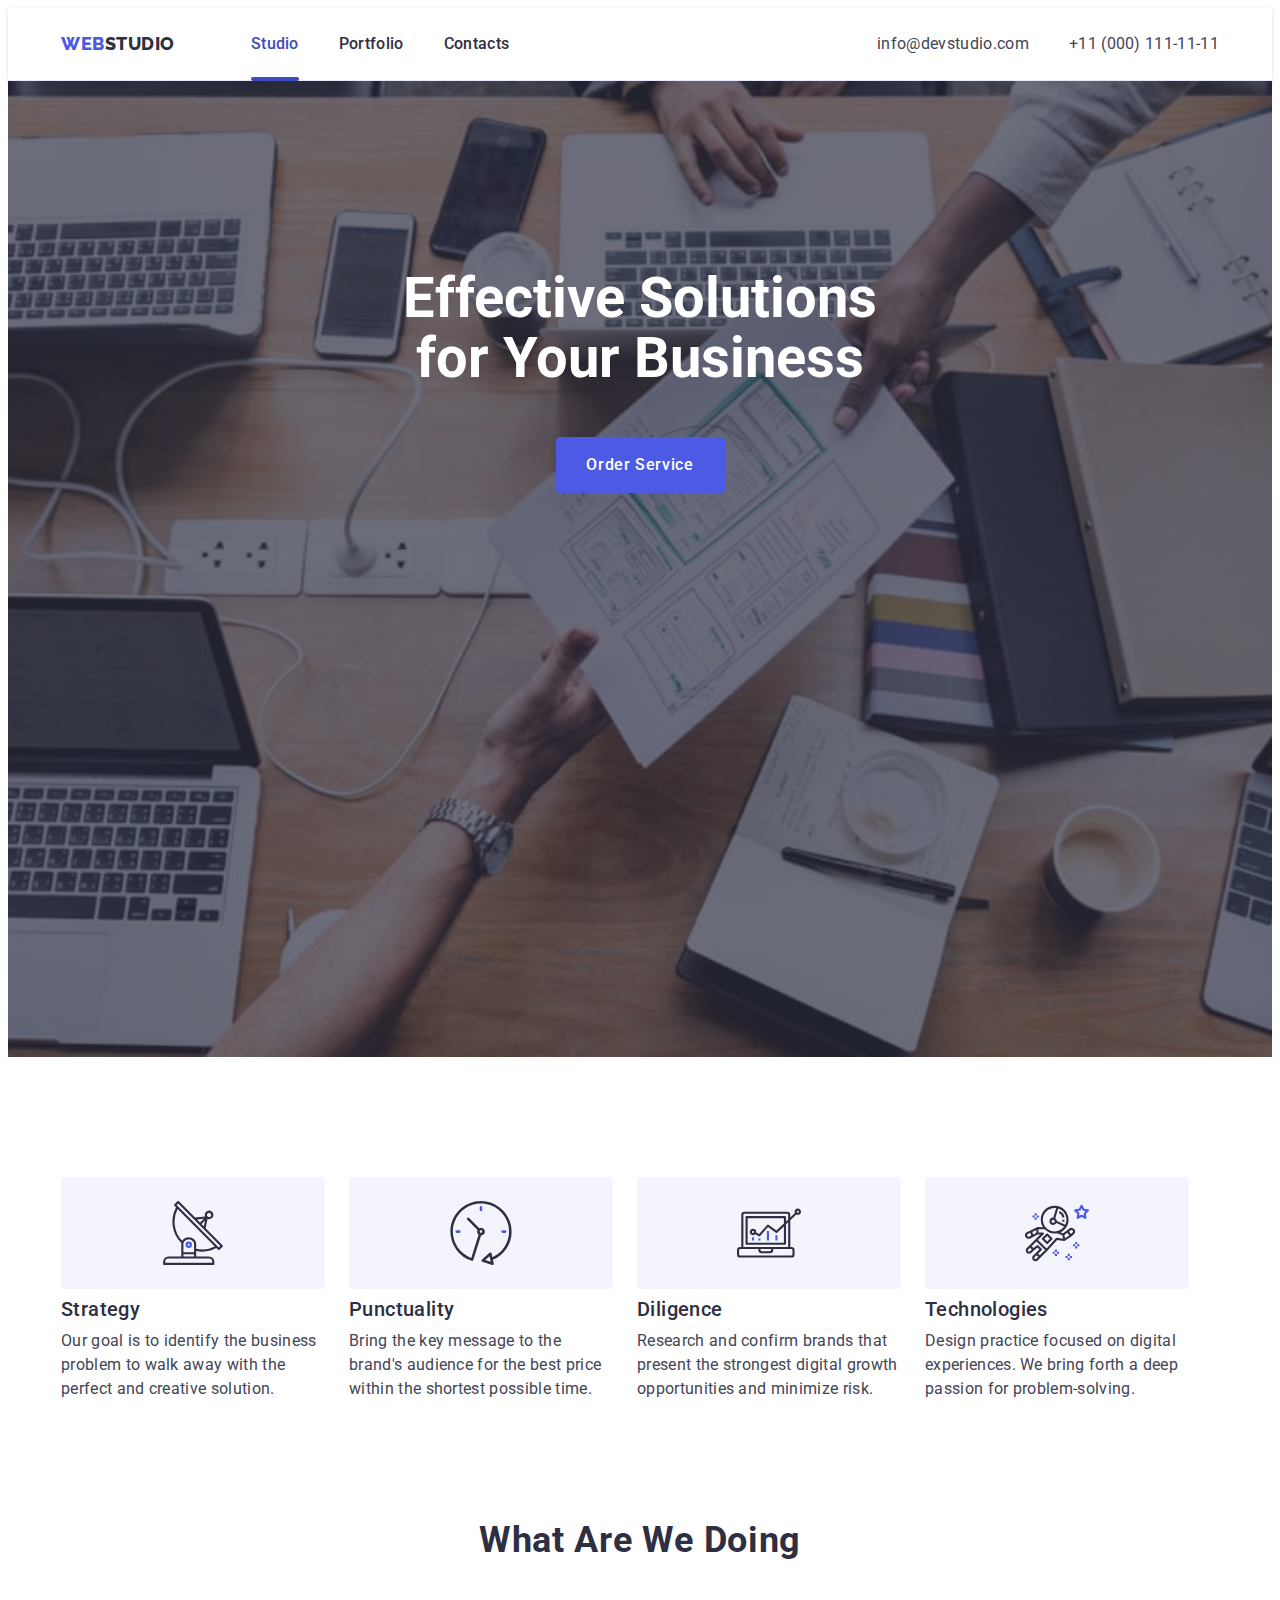
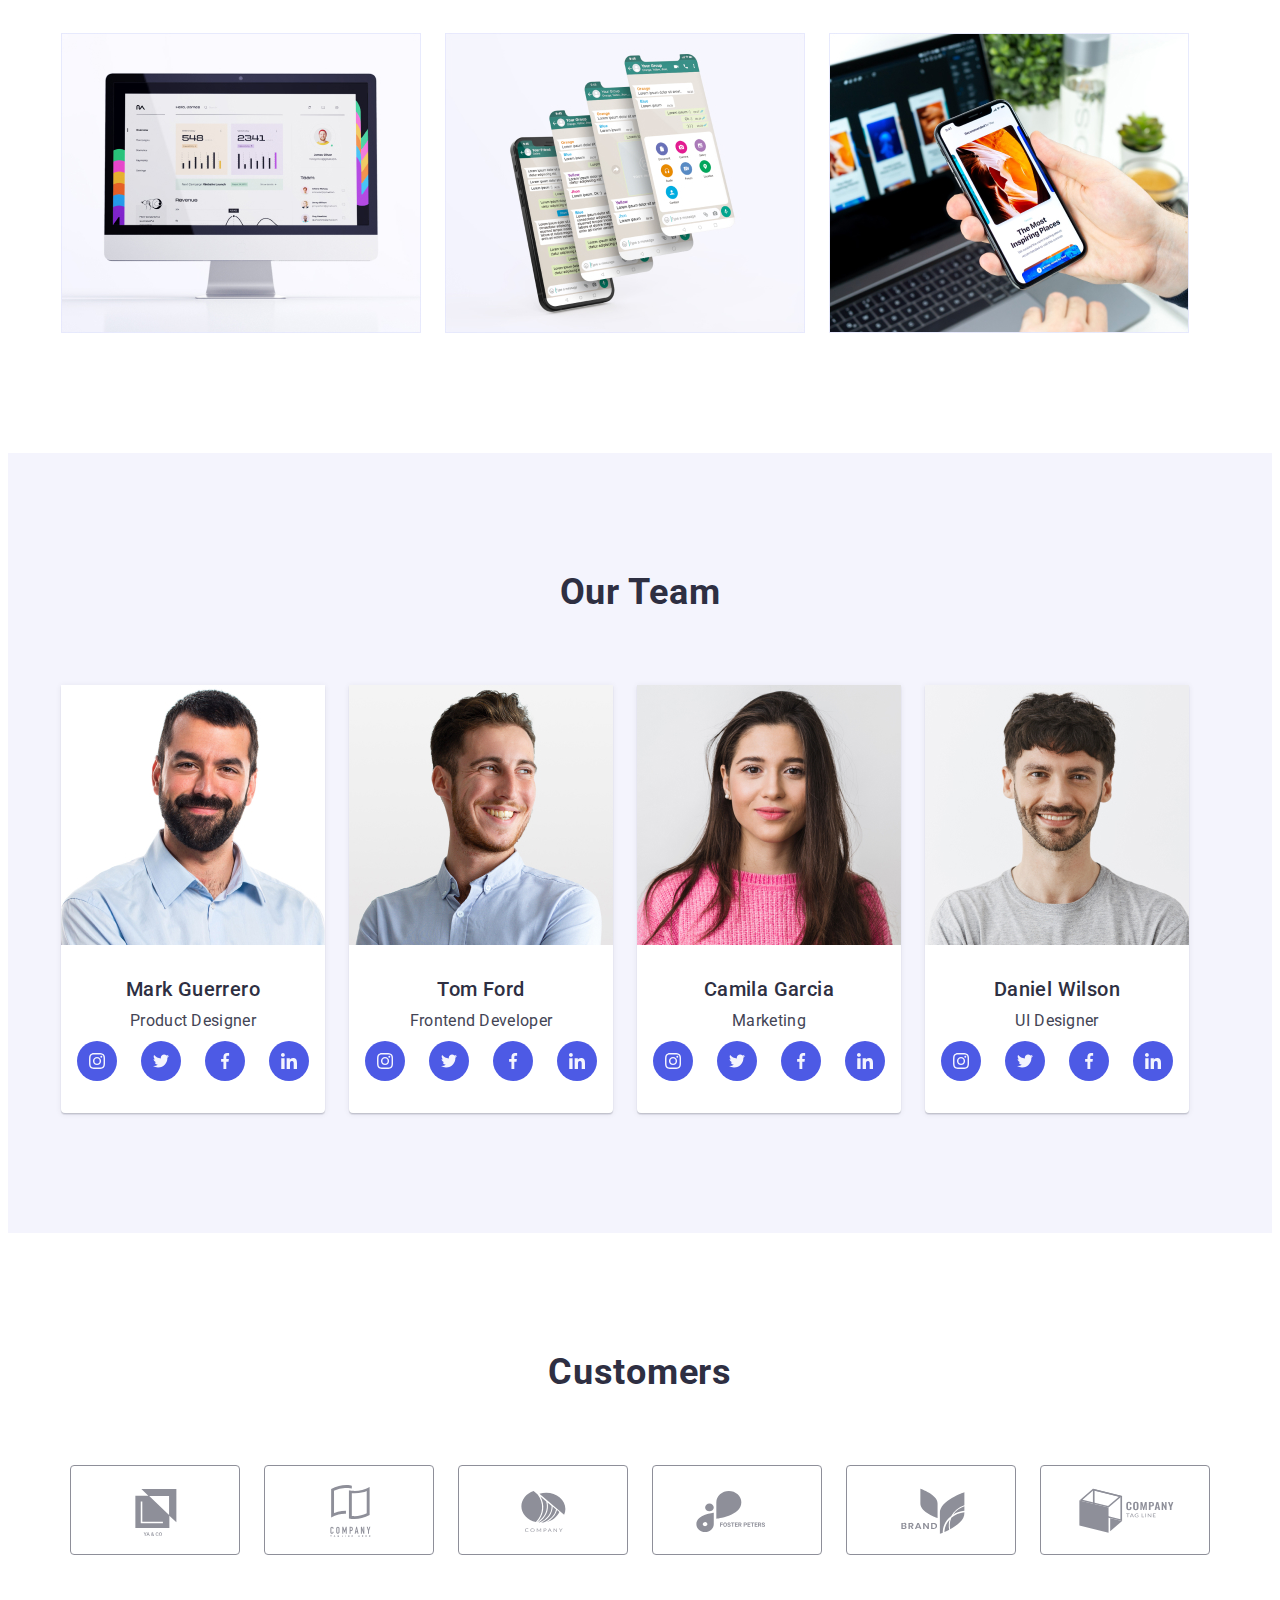
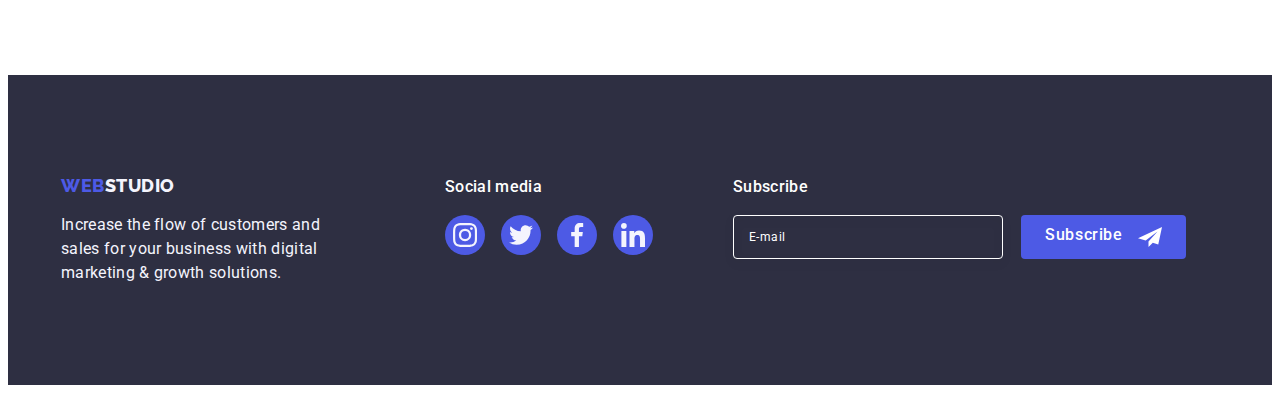
<file: index.html>
<!DOCTYPE html>
<html lang="en">
  <head>
    <meta charset="UTF-8" />
    <meta http-equiv="X-UA-Compatible" content="IE=edge" />
    <meta name="viewport" content="width=device-width, initial-scale=1.0" />
    <title>WebStudio</title>
    <link rel="preconnect" href="https://fonts.googleapis.com" />
    <link rel="preconnect" href="https://fonts.gstatic.com" crossorigin />
    <link
      href="https://fonts.googleapis.com/css2?family=Roboto:wght@400;500;700;900&display=swap"
      rel="stylesheet"
    />
    <link rel="preconnect" href="https://fonts.googleapis.com" />
    <link rel="preconnect" href="https://fonts.gstatic.com" crossorigin />
    <link
      href="https://fonts.googleapis.com/css2?family=Raleway:wght@800&display=swap"
      rel="stylesheet"
    />
    <link
      rel="stylesheet"
      href="https://cdnjs.cloudflare.com/ajax/libs/modern-normalize/1.1.0/modern-normalize.min.css"
      integrity="sha512-wpPYUAdjBVSE4KJnH1VR1HeZfpl1ub8YT/NKx4PuQ5NmX2tKuGu6U/JRp5y+Y8XG2tV+wKQpNHVUX03MfMFn9Q=="
      crossorigin="anonymous"
      referrerpolicy="no-referrer"
    />
    <link rel="stylesheet" href="./css/styles.css" />
  </head>
  <body>
    <!-- Header section -->
    <header class="header">
      <div class="header-container container">
        <nav class="nav">
          <a class="header-nav-logo link" href="./index.html"
            >Web<span class="studio-logo">Studio</span></a
          >
          <ul class="header-nav-list list">
            <li class="item">
              <a class="header-nav-link active link" href="./index.html"
                >Studio</a
              >
            </li>
            <li class="item">
              <a class="header-nav-link link" href="./portfolio.html"
                >Portfolio</a
              >
            </li>
            <li class="item">
              <a class="header-nav-link link" href="">Contacts</a>
            </li>
          </ul>
        </nav>
        <address class="header-address">
          <ul class="header-address-list list">
            <li class="contact-item">
              <a class="contacts link" href="mailto:info@devstudio.com"
                >info@devstudio.com</a
              >
            </li>
            <li class="header-address-item">
              <a class="contacts link" href="tel:+110001111111"
                >+11 (000) 111-11-11</a
              >
            </li>
          </ul>
        </address>
      </div>
    </header>
    <main>
      <!-- Hero section -->
      <section class="hero-section">
        <div class="hero-container container">
          <h1 class="hero-title">Effective Solutions for Your Business</h1>
          <button class="hero-btn" type="button" data-modal-open>
            Order Service
          </button>
        </div>
      </section>

      <!-- Feature section -->
      <section class="feature-section section">
        <div class="container">
          <h2 class="visually-hidden">Feature</h2>
          <ul class="feature-list list">
            <li class="feature-list-item">
              <div class="icon-features-field">
                <svg class="icon-features" width="64" height="64">
                  <use href="./images/icons.svg#antenna"></use>
                </svg>
              </div>
              <h3 class="feature-subtitle">Strategy</h3>
              <p class="feature-desc">
                Our goal is to identify the business problem to walk away with
                the perfect and creative solution.
              </p>
            </li>
            <li class="feature-list-item">
              <div class="icon-features-field">
                <svg class="icon-features" width="64" height="64">
                  <use href="./images/icons.svg#clock"></use>
                </svg>
              </div>
              <h3 class="feature-subtitle">Punctuality</h3>
              <p class="feature-desc">
                Bring the key message to the brand's audience for the best price
                within the shortest possible time.
              </p>
            </li>
            <li class="feature-list-item">
              <div class="icon-features-field">
                <svg class="icon-features" width="64" height="64">
                  <use href="./images/icons.svg#diagram"></use>
                </svg>
              </div>
              <h3 class="feature-subtitle">Diligence</h3>
              <p class="feature-desc">
                Research and confirm brands that present the strongest digital
                growth opportunities and minimize risk.
              </p>
            </li>
            <li class="feature-list-item">
              <div class="icon-features-field">
                <svg class="icon-features" width="64" height="64">
                  <use href="./images/icons.svg#astronaut"></use>
                </svg>
              </div>
              <h3 class="feature-subtitle">Technologies</h3>
              <p class="feature-desc">
                Design practice focused on digital experiences. We bring forth a
                deep passion for problem-solving.
              </p>
            </li>
          </ul>
        </div>
      </section>
      <!-- What are we doing section -->
      <section class="services-section section">
        <div class="container">
          <h2 class="services-title">What are we doing</h2>
          <ul class="services-list list">
            <li class="services-list-item">
              <img
                class="services-img"
                src="./images/services/img-1.jpg"
                alt="computer"
                width="360"
                height="300"
              />
            </li>
            <li class="services-list-item">
              <img
                class="services-img"
                src="./images/services/img-2.jpg"
                alt="telephones"
                width="360"
                height="300"
              />
            </li>
            <li class="services-list-item">
              <img
                class="services-img"
                src="./images/services/img-3.jpg"
                alt="laptop"
                width="360"
                height="300"
              />
            </li>
          </ul>
        </div>
      </section>
      <!-- Team section -->
      <section class="team-section">
        <div class="container">
          <h2 class="team-title">Our Team</h2>
          <ul class="team-list list">
            <li class="team-item">
              <img
                class="team-img"
                src="./images/team/img1.jpg"
                alt="photo of a team member"
                width="264"
                height="260"
              />
              <div class="people-desc">
                <h3 class="team-subtitle">Mark Guerrero</h3>
                <p class="team-position">Product Designer</p>
                <ul class="social list">
                  <li class="social-item">
                    <a
                      class="social-link link"
                      href=""
                      target="_blank"
                      rel="noopener no-referrer"
                      aria-label="Instagram icon"
                    >
                      <svg class="social-icon" width="16" height="16">
                        <use href="./images/icons.svg#instagram"></use>
                      </svg>
                    </a>
                  </li>
                  <li class="social-item">
                    <a
                      class="social-link link"
                      href=""
                      target="_blank"
                      rel="noopener no-referrer"
                      aria-label="Twitter icon"
                    >
                      <svg class="social-icon" width="16" height="16">
                        <use href="./images/icons.svg#twitter"></use>
                      </svg>
                    </a>
                  </li>
                  <li class="social-item">
                    <a
                      class="social-link link"
                      href=""
                      target="_blank"
                      rel="noopener no-referrer"
                      aria-label="Facebook icon"
                    >
                      <svg class="social-icon" width="16" height="16">
                        <use href="./images/icons.svg#facebook"></use>
                      </svg>
                    </a>
                  </li>
                  <li class="social-item">
                    <a
                      class="social-link link"
                      href=""
                      target="_blank"
                      rel="noopener no-referrer"
                      aria-label="Linkedin icon"
                    >
                      <svg class="social-icon" width="16" height="16">
                        <use href="./images/icons.svg#linkedin"></use>
                      </svg>
                    </a>
                  </li>
                </ul>
              </div>
            </li>
            <li class="team-item">
              <img
                class="team-img"
                src="./images/team/img2.jpg"
                alt="photo of a team member"
                width="264"
                height="260"
              />
              <div class="people-desc">
                <h3 class="team-subtitle">Tom Ford</h3>
                <p class="team-position">Frontend Developer</p>
                <ul class="social list">
                  <li class="social-item">
                    <a
                      class="social-link link"
                      href=""
                      target="_blank"
                      rel="noopener no-referrer"
                      aria-label="Instagram icon"
                    >
                      <svg class="social-icon" width="16" height="16">
                        <use href="./images/icons.svg#instagram"></use>
                      </svg>
                    </a>
                  </li>
                  <li class="social-item">
                    <a
                      class="social-link link"
                      href=""
                      target="_blank"
                      rel="noopener no-referrer"
                      aria-label="Twitter icon"
                    >
                      <svg class="social-icon" width="16" height="16">
                        <use href="./images/icons.svg#twitter"></use>
                      </svg>
                    </a>
                  </li>
                  <li class="social-item">
                    <a
                      class="social-link link"
                      href=""
                      target="_blank"
                      rel="noopener no-referrer"
                      aria-label="Facebook icon"
                    >
                      <svg class="social-icon" width="16" height="16">
                        <use href="./images/icons.svg#facebook"></use>
                      </svg>
                    </a>
                  </li>
                  <li class="social-item">
                    <a
                      class="social-link link"
                      href=""
                      target="_blank"
                      rel="noopener no-referrer"
                      aria-label="Linkedin icon"
                    >
                      <svg class="social-icon" width="16" height="16">
                        <use href="./images/icons.svg#linkedin"></use>
                      </svg>
                    </a>
                  </li>
                </ul>
              </div>
            </li>
            <li class="team-item">
              <img
                class="team-img"
                src="./images/team/img3.jpg"
                alt="photo of a team member"
                width="264"
                height="260"
              />
              <div class="people-desc">
                <h3 class="team-subtitle">Camila Garcia</h3>
                <p class="team-position">Marketing</p>
                <ul class="social list">
                  <li class="social-item">
                    <a
                      class="social-link link"
                      href=""
                      target="_blank"
                      rel="noopener no-referrer"
                      aria-label="Instagram icon"
                    >
                      <svg class="social-icon" width="16" height="16">
                        <use href="./images/icons.svg#instagram"></use>
                      </svg>
                    </a>
                  </li>
                  <li class="social-item">
                    <a
                      class="social-link link"
                      href=""
                      target="_blank"
                      rel="noopener no-referrer"
                      aria-label="Twitter icon"
                    >
                      <svg class="social-icon" width="16" height="16">
                        <use href="./images/icons.svg#twitter"></use>
                      </svg>
                    </a>
                  </li>
                  <li class="social-item">
                    <a
                      class="social-link link"
                      href=""
                      target="_blank"
                      rel="noopener no-referrer"
                      aria-label="Facebook icon"
                    >
                      <svg class="social-icon" width="16" height="16">
                        <use href="./images/icons.svg#facebook"></use>
                      </svg>
                    </a>
                  </li>
                  <li class="social-item">
                    <a
                      class="social-link link"
                      href=""
                      target="_blank"
                      rel="noopener no-referrer"
                      aria-label="Linkedin icon"
                    >
                      <svg class="social-icon" width="16" height="16">
                        <use href="./images/icons.svg#linkedin"></use>
                      </svg>
                    </a>
                  </li>
                </ul>
              </div>
            </li>
            <li class="team-item">
              <img
                class="team-img"
                src="./images/team/img4.jpg"
                alt="photo of a team member"
                width="264"
                height="260"
              />
              <div class="people-desc">
                <h3 class="team-subtitle">Daniel Wilson</h3>
                <p class="team-position">UI Designer</p>
                <ul class="social list">
                  <li class="social-item">
                    <a
                      class="social-link link"
                      href=""
                      target="_blank"
                      rel="noopener no-referrer"
                      aria-label="Instagram icon"
                    >
                      <svg class="social-icon" width="16" height="16">
                        <use href="./images/icons.svg#instagram"></use>
                      </svg>
                    </a>
                  </li>
                  <li class="social-item">
                    <a
                      class="social-link link"
                      href=""
                      target="_blank"
                      rel="noopener no-referrer"
                      aria-label="Twitter icon"
                    >
                      <svg class="social-icon" width="16" height="16">
                        <use href="./images/icons.svg#twitter"></use>
                      </svg>
                    </a>
                  </li>
                  <li class="social-item">
                    <a
                      class="social-link link"
                      href=""
                      target="_blank"
                      rel="noopener no-referrer"
                      aria-label="Facebook icon"
                    >
                      <svg class="social-icon" width="16" height="16">
                        <use href="./images/icons.svg#facebook"></use>
                      </svg>
                    </a>
                  </li>
                  <li class="social-item">
                    <a
                      class="social-link link"
                      href=""
                      target="_blank"
                      rel="noopener no-referrer"
                      aria-label="Linkedin icon"
                    >
                      <svg class="social-icon" width="16" height="16">
                        <use href="./images/icons.svg#linkedin"></use>
                      </svg>
                    </a>
                  </li>
                </ul>
              </div>
            </li>
          </ul>
        </div>
      </section>

      <!-- Customers -->
      <section class="customers-section">
        <div class="container">
          <h2 class="customers-title">Customers</h2>
          <ul class="company-icons list">
            <li class="company-icons-item">
              <a
                class="company-icons-link link"
                href=""
                target="_blank"
                rel="noopener no-referrer"
                aria-label="Logo icon"
              >
                <svg class="logo" width="104" height="56">
                  <use href="./images/icons.svg#logo"></use>
                </svg>
              </a>
            </li>
            <li class="company-icons-item">
              <a
                class="company-icons-link link"
                href=""
                target="_blank"
                rel="noopener no-referrer"
                aria-label="Logo-1 icon"
              >
                <svg class="logo" width="104" height="56">
                  <use href="./images/icons.svg#logo-1"></use>
                </svg>
              </a>
            </li>
            <li class="company-icons-item">
              <a
                class="company-icons-link link"
                href=""
                target="_blank"
                rel="noopener no-referrer"
                aria-label="Logo-2 icon"
              >
                <svg class="logo" width="104" height="56">
                  <use href="./images/icons.svg#logo-2"></use>
                </svg>
              </a>
            </li>
            <li class="company-icons-item">
              <a
                class="company-icons-link link"
                href=""
                target="_blank"
                rel="noopener no-referrer"
                aria-label="Logo-3 icon"
              >
                <svg class="logo" width="104" height="56">
                  <use href="./images/icons.svg#logo-3"></use>
                </svg>
              </a>
            </li>
            <li class="company-icons-item">
              <a
                class="company-icons-link link"
                href=""
                target="_blank"
                rel="noopener no-referrer"
                aria-label="Logo-4 icon"
              >
                <svg class="logo" width="104" height="56">
                  <use href="./images/icons.svg#logo-4"></use>
                </svg>
              </a>
            </li>
            <li class="company-icons-item">
              <a
                class="company-icons-link link"
                href=""
                target="_blank"
                rel="noopener no-referrer"
                aria-label="Logo-5 icon"
              >
                <svg class="logo" width="104" height="56">
                  <use href="./images/icons.svg#logo-5"></use>
                </svg>
              </a>
            </li>
          </ul>
        </div>
      </section>
    </main>
    <!-- Footer section -->
    <footer class="footer">
      <div class="footer-container container">
        <div class="footer-flex">
          <a class="header-nav-logo footer-nav-logo link" href="./index.html"
            >Web<span class="studio-footer-logo">Studio</span></a
          >
          <p class="footer-text">
            Increase the flow of customers and sales for your business with
            digital marketing & growth solutions.
          </p>
        </div>
        <div class="footer-social">
          <p class="social-media">Social media</p>
          <ul class="footer-social-list list">
            <li class="footer-social-item">
              <a href="" class="footer-social-link link">
                <svg class="footer-social-icon" width="24" height="24">
                  <use href="./images/icons.svg#instagram"></use>
                </svg>
              </a>
            </li>
            <li class="footer-social-item">
              <a href="" class="footer-social-link link">
                <svg class="footer-social-icon" width="24" height="24">
                  <use href="./images/icons.svg#twitter"></use>
                </svg>
              </a>
            </li>
            <li class="footer-social-item">
              <a href="" class="footer-social-link link">
                <svg class="footer-social-icon" width="24" height="24">
                  <use href="./images/icons.svg#facebook"></use>
                </svg>
              </a>
            </li>
            <li class="footer-social-item">
              <a href="" class="footer-social-link link">
                <svg class="footer-social-icon" width="24" height="24">
                  <use href="./images/icons.svg#linkedin"></use>
                </svg>
              </a>
            </li>
          </ul>
        </div>
        <form class="footer-subscr">
          <p class="text-subscr">Subscribe</p>
          <div class="footer-wrapper">
            <label class="footer-label" for="footer_email">
              <input
                class="footer-input"
                type="email"
                name="footer_email"
                id="footer_email"
                placeholder=" "
              />
              <span class="footer-subscr-text">E-mail</span>
            </label>

            <button class="subscr-btn" type="submit">
              <p class="subscr-btn-title">Subscribe</p>
              <svg class="footer-subscr-icon" width="24" height="24">
                <use href="./images/icons.svg#airplane"></use>
              </svg>
            </button>
          </div>
        </form>
      </div>
    </footer>
    <!-- Modal window -->
    <div class="backdrop is-hidden" data-modal>
      <div class="modal">
        <button class="modal-close-btn" type="button" data-modal-close>
          <svg class="modal-close-icon" width="8" height="8">
            <use href="./images/icons.svg#close-icon"></use>
          </svg>
        </button>
        <strong class="modal-title"
          >Leave your contacts and we will call you back</strong
        >
        <form class="modal-form" name="modal_form">
          <label class="modal-form-lable" for="modal_name">Name</label>
          <div class="form-wrapper">
            <input
              class="form-field"
              type="text"
              name="modal_name"
              id="modal_name"
            />
            <svg class="form-icon" width="18" height="24">
              <use href="./images/icons.svg#person"></use>
            </svg>
          </div>
          <label class="modal-form-lable" for="modal_phone">Phone</label>
          <div class="form-wrapper">
            <input
              class="form-field"
              type="tel"
              name="modal_phone"
              id="modal_phone"
            />
            <svg class="form-icon" width="18" height="24">
              <use href="./images/icons.svg#phone"></use>
            </svg>
          </div>
          <label class="modal-form-lable" for="modal_email">Email</label>
          <div class="form-wrapper">
            <input
              class="form-field"
              type="email"
              name="modal_email"
              id="modal_email"
            />
            <svg class="form-icon" width="18" height="24">
              <use href="./images/icons.svg#email"></use>
            </svg>
          </div>

          <label class="modal-form-lable" for="modal_comment">Comment</label>
          <textarea
            class="form-comment"
            name="modal_comment"
            id="modal_comment"
            rows="5"
            placeholder="Text input"
          ></textarea>
          <label class="form-agreement">
            <input class="form-check-input" type="checkbox" name="" id="" />
            <span class="form-agreement-text"
              >I accept the terms and conditions of the
              <a class="form-agreement-link" href="">Privacy Policy</a></span
            >
          </label>
          <button class="form-btn" type="submit">Send</button>
        </form>
      </div>
    </div>
    <script src="js/modal.js"></script>
  </body>
</html>
</file>
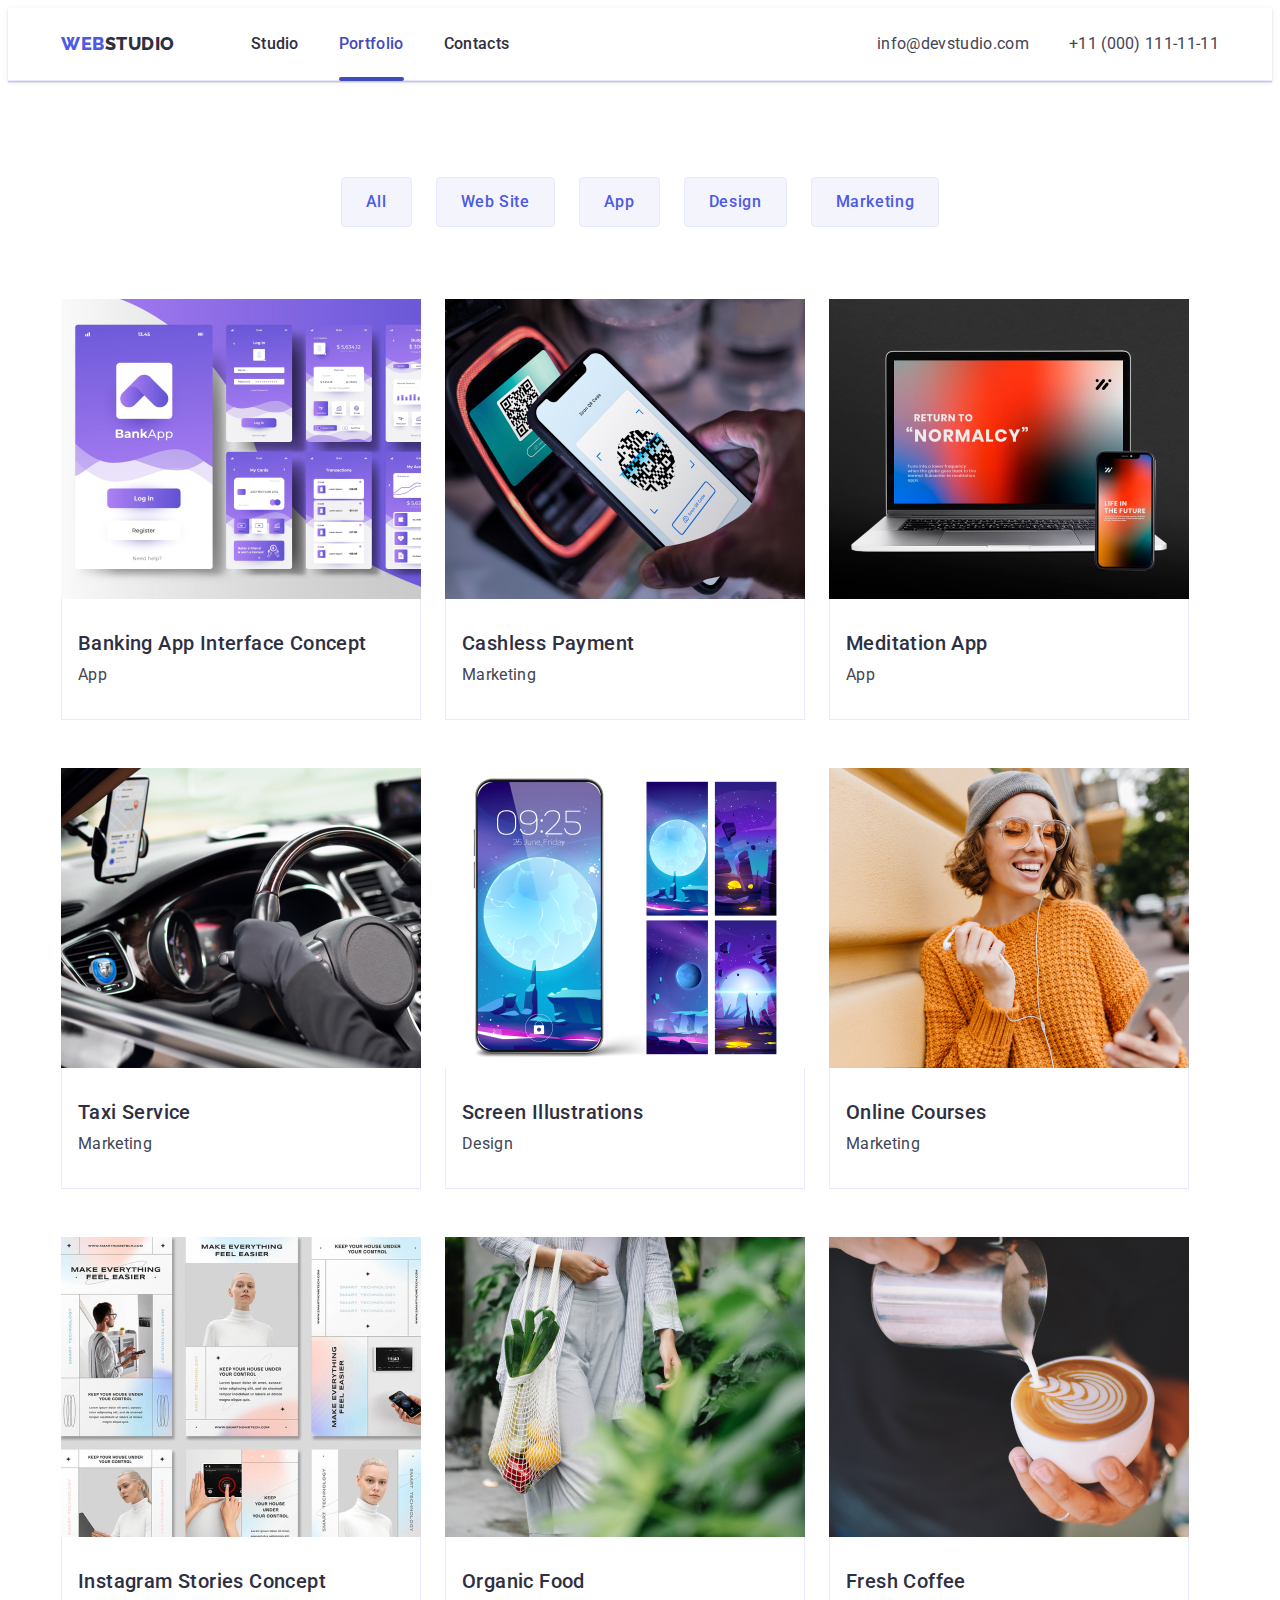
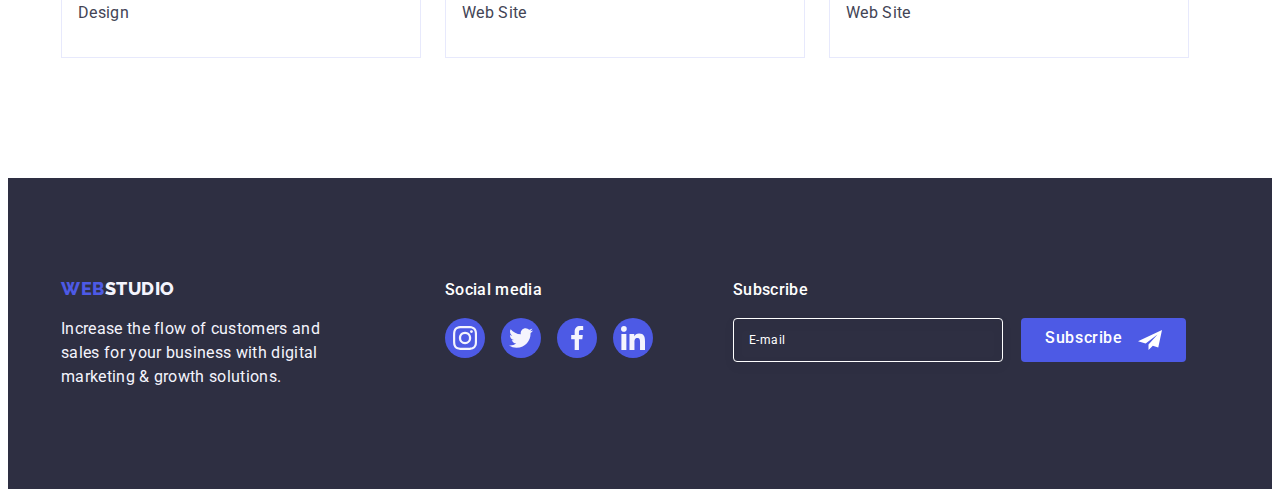
<file: portfolio.html>
<!DOCTYPE html>
<html lang="en">
  <head>
    <meta charset="UTF-8" />
    <meta http-equiv="X-UA-Compatible" content="IE=edge" />
    <meta name="viewport" content="width=device-width, initial-scale=1.0" />
    <title>Portfolio</title>
    <!-- Fonts -->
    <link rel="preconnect" href="https://fonts.googleapis.com" />
    <link rel="preconnect" href="https://fonts.gstatic.com" crossorigin />
    <link
      href="https://fonts.googleapis.com/css2?family=Roboto:wght@400;500;700;900&display=swap"
      rel="stylesheet"
    />
    <link rel="preconnect" href="https://fonts.googleapis.com" />
    <link rel="preconnect" href="https://fonts.gstatic.com" crossorigin />
    <link
      href="https://fonts.googleapis.com/css2?family=Raleway:wght@800&display=swap"
      rel="stylesheet"
    />
    <link
      rel="stylesheet"
      href="https://cdnjs.cloudflare.com/ajax/libs/modern-normalize/1.1.0/modern-normalize.min.css"
      integrity="sha512-wpPYUAdjBVSE4KJnH1VR1HeZfpl1ub8YT/NKx4PuQ5NmX2tKuGu6U/JRp5y+Y8XG2tV+wKQpNHVUX03MfMFn9Q=="
      crossorigin="anonymous"
      referrerpolicy="no-referrer"
    />
    <link rel="stylesheet" href="./css/styles.css" />
  </head>
  <body>
    <!-- Header section -->
    <header class="header">
      <div class="header-container container">
        <nav class="nav">
          <a class="header-nav-logo link" href="./index.html"
            >Web<span class="studio-logo">Studio</span></a
          >
          <ul class="header-nav-list list">
            <li class="item">
              <a class="header-nav-link link" href="./index.html">Studio</a>
            </li>
            <li class="item">
              <a class="header-nav-link active link" href="./portfolio.html"
                >Portfolio</a
              >
            </li>
            <li class="item">
              <a class="header-nav-link link" href="">Contacts</a>
            </li>
          </ul>
        </nav>
        <address class="header-address">
          <ul class="header-address-list list">
            <li class="contact-item">
              <a class="contacts link" href="mailto:info@devstudio.com"
                >info@devstudio.com</a
              >
            </li>
            <li class="contact-item">
              <a class="contacts link" href="tel:+110001111111"
                >+11 (000) 111-11-11</a
              >
            </li>
          </ul>
        </address>
      </div>
    </header>
    <main>
      <!-- Filters section -->
      <section class="filters-section">
        <div class="container">
          <h1 hidden class="visually-hidden filter">Filters button</h1>
          <ul class="filter-list list">
            <li class="menu-list-item">
              <button type="button" class="filter-btn">All</button>
            </li>
            <li class="menu-list-item">
              <button type="button" class="filter-btn">Web Site</button>
            </li>
            <li class="menu-list-item">
              <button type="button" class="filter-btn">App</button>
            </li>
            <li class="menu-list-item">
              <button type="button" class="filter-btn">Design</button>
            </li>
            <li class="menu-list-item">
              <button type="button" class="filter-btn">Marketing</button>
            </li>
          </ul>
          <!-- Examples of work -->
          <ul class="card-set list">
            <li class="card-set-item img-list">
              <a href="" class="card-link link">
                <div class="portfolio-thumb">
                  <img
                    class="portfolio-img"
                    src="./images/portfolio/img-1.jpg"
                    alt="banking app"
                    width="360"
                    height="300"
                  />
                  <p class="overlay-text">
                    14 Stylish and User-Friendly App Design Concepts · Task
                    Manager App · Calorie Tracker App · Exotic Fruit Ecommerce
                    App · Cloud Storage App
                  </p>
                </div>
                <div class="portfolio-card-container">
                  <h2 class="img-subtitle">Banking App Interface Concept</h2>
                  <p class="img-desc">App</p>
                </div>
              </a>
            </li>
            <li class="card-set-item img-list">
              <a href="" class="card-link link">
                <div class="portfolio-thumb">
                  <img
                    class="portfolio-img"
                    src="./images/portfolio/img-2.jpg"
                    alt="phone"
                    width="360"
                    height="300"
                  />

                  <p class="overlay-text">
                    14 Stylish and User-Friendly App Design Concepts · Task
                    Manager App · Calorie Tracker App · Exotic Fruit Ecommerce
                    App · Cloud Storage App
                  </p>
                </div>
                <div class="portfolio-card-container">
                  <h2 class="img-subtitle">Cashless Payment</h2>
                  <p class="img-desc">Marketing</p>
                </div>
              </a>
            </li>
            <li class="card-set-item card-set-item img-list">
              <a href="" class="card-link link">
                <div class="portfolio-thumb">
                  <img
                    class="portfolio-img"
                    src="./images/portfolio/img-3.jpg"
                    alt="laptop"
                    width="360"
                    height="300"
                  />

                  <p class="overlay-text">
                    14 Stylish and User-Friendly App Design Concepts · Task
                    Manager App · Calorie Tracker App · Exotic Fruit Ecommerce
                    App · Cloud Storage App
                  </p>
                </div>
                <div class="portfolio-card-container">
                  <h2 class="img-subtitle">Meditation App</h2>
                  <p class="img-desc">App</p>
                </div>
              </a>
            </li>
            <li class="card-set-item card-set-item img-list">
              <a href="" class="card-link link">
                <div class="portfolio-thumb">
                  <img
                    class="portfolio-img"
                    src="./images/portfolio/img-4.jpg"
                    alt="steering wheel"
                    width="360"
                    height="300"
                  />

                  <p class="overlay-text">
                    14 Stylish and User-Friendly App Design Concepts · Task
                    Manager App · Calorie Tracker App · Exotic Fruit Ecommerce
                    App · Cloud Storage App
                  </p>
                </div>
                <div class="portfolio-card-container">
                  <h2 class="img-subtitle">Taxi Service</h2>
                  <p class="img-desc">Marketing</p>
                </div>
              </a>
            </li>
            <li class="card-set-item img-list">
              <a href="" class="card-link link">
                <div class="portfolio-thumb">
                  <img
                    class="portfolio-img"
                    src="./images/portfolio/img-5.jpg"
                    alt="theme on phone"
                    width="360"
                    height="300"
                  />

                  <p class="overlay-text">
                    14 Stylish and User-Friendly App Design Concepts · Task
                    Manager App · Calorie Tracker App · Exotic Fruit Ecommerce
                    App · Cloud Storage App
                  </p>
                </div>
                <div class="portfolio-card-container">
                  <h2 class="img-subtitle">Screen Illustrations</h2>
                  <p class="img-desc">Design</p>
                </div>
              </a>
            </li>
            <li class="card-set-item img-list">
              <a href="" class="card-link link">
                <div class="portfolio-thumb">
                  <img
                    class="portfolio-img"
                    src="./images/portfolio/img-6.jpg"
                    alt="girl"
                    width="360"
                    height="300"
                  />

                  <p class="overlay-text">
                    14 Stylish and User-Friendly App Design Concepts · Task
                    Manager App · Calorie Tracker App · Exotic Fruit Ecommerce
                    App · Cloud Storage App
                  </p>
                </div>
                <div class="portfolio-card-container">
                  <h2 class="img-subtitle">Online Courses</h2>
                  <p class="img-desc">Marketing</p>
                </div>
              </a>
            </li>
            <li class="card-set-item img-list">
              <a href="" class="card-link link">
                <div class="portfolio-thumb">
                  <img
                    class="portfolio-img"
                    src="./images/portfolio/img-7.jpg"
                    alt="layout"
                    width="360"
                    height="300"
                  />

                  <p class="overlay-text">
                    14 Stylish and User-Friendly App Design Concepts · Task
                    Manager App · Calorie Tracker App · Exotic Fruit Ecommerce
                    App · Cloud Storage App
                  </p>
                </div>
                <div class="portfolio-card-container">
                  <h2 class="img-subtitle">Instagram Stories Concept</h2>
                  <p class="img-desc">Design</p>
                </div>
              </a>
            </li>
            <li class="card-set-item img-list">
              <a href="" class="card-link link">
                <div class="portfolio-thumb">
                  <img
                    class="portfolio-img"
                    src="./images/portfolio/img-8.jpg"
                    alt="fruit bag"
                    width="360"
                    height="300"
                  />

                  <p class="overlay-text">
                    14 Stylish and User-Friendly App Design Concepts · Task
                    Manager App · Calorie Tracker App · Exotic Fruit Ecommerce
                    App · Cloud Storage App
                  </p>
                </div>
                <div class="portfolio-card-container">
                  <h2 class="img-subtitle">Organic Food</h2>
                  <p class="img-desc">Web Site</p>
                </div>
              </a>
            </li>
            <li class="card-set-item img-list">
              <a href="" class="card-link link">
                <div class="portfolio-thumb">
                  <img
                    class="portfolio-img"
                    src="./images/portfolio/img-9.jpg"
                    alt="coffee"
                    width="360"
                    height="300"
                  />

                  <p class="overlay-text">
                    14 Stylish and User-Friendly App Design Concepts · Task
                    Manager App · Calorie Tracker App · Exotic Fruit Ecommerce
                    App · Cloud Storage App
                  </p>
                </div>
                <div class="portfolio-card-container">
                  <h2 class="img-subtitle">Fresh Coffee</h2>
                  <p class="img-desc">Web Site</p>
                </div>
              </a>
            </li>
          </ul>
        </div>
      </section>
    </main>
    <!-- Footer section -->
    <footer class="footer">
      <div class="footer-container container">
        <div class="footer-flex">
          <a class="header-nav-logo footer-nav-logo link" href="./index.html"
            >Web<span class="studio-footer-logo">Studio</span></a
          >
          <p class="footer-text">
            Increase the flow of customers and sales for your business with
            digital marketing & growth solutions.
          </p>
        </div>
        <div class="footer-social">
          <p class="social-media">Social media</p>
          <ul class="footer-social-list list">
            <li class="footer-social-item">
              <a href="" class="footer-social-link link">
                <svg class="footer-social-icon" width="24" height="24">
                  <use href="./images/icons.svg#instagram"></use>
                </svg>
              </a>
            </li>
            <li class="footer-social-item">
              <a href="" class="footer-social-link link">
                <svg class="footer-social-icon" width="24" height="24">
                  <use href="./images/icons.svg#twitter"></use>
                </svg>
              </a>
            </li>
            <li class="footer-social-item">
              <a href="" class="footer-social-link link">
                <svg class="footer-social-icon" width="24" height="24">
                  <use href="./images/icons.svg#facebook"></use>
                </svg>
              </a>
            </li>
            <li class="footer-social-item">
              <a href="" class="footer-social-link link">
                <svg class="footer-social-icon" width="24" height="24">
                  <use href="./images/icons.svg#linkedin"></use>
                </svg>
              </a>
            </li>
          </ul>
        </div>
        <form class="footer-subscr">
          <p class="text-subscr">Subscribe</p>
          <div class="footer-wrapper">
            <label class="footer-label" for="footer_email">
              <input
                class="footer-input"
                type="email"
                name="footer_email"
                id="footer_email"
                placeholder=" "
              />
              <span class="footer-subscr-text">E-mail</span>
            </label>

            <button class="subscr-btn" type="submit">
              <p class="subscr-btn-title">Subscribe</p>
              <svg class="footer-subscr-icon" width="24" height="24">
                <use href="./images/icons.svg#airplane"></use>
              </svg>
            </button>
          </div>
        </form>
      </div>
    </footer>
  </body>
</html>
</file>
<file: css/styles.css>
:root {
    /* Fonts */
    --primary-font: "Roboto", sans-serif;
    --secondary-font: "Raleway", sans-serif;
    /* Colors */
    --color-iris: #4d5ae5;
    --color-ocean: #404bbf;
    --color-navy-blue: #2e2f42;
    --color-green: #31d0aa;
    --color-slate: #434455;
    --color-light-slate: #8e8f99;
    --color-cornflower: #e7e9fc;
    --color-cloud: #f4f4fd;
    --color-navy-blue-modal: #2e2f42;
    --color-grey: #2e2f42;
    --color-white: #ffffff;
    --color-dairy: #fcfcfc;

    /* Animation */

    --animation: 250ms cubic-bezier(0.4, 0, 0.2, 1);
}

/**
  |============================
  | Base styles
  |============================
*/
body {
    font-family: var(--primary-font);
    color: #434455;
    background-color: var(--color-white);
}

/* resert start */

.visually-hidden {
    position: absolute;
    width: 1px;
    height: 1px;
    margin: -1px;
    border: 0;
    padding: 0;

    white-space: nowrap;
    clip-path: inset(100%);
    clip: rect(0 0 0 0);
    overflow: hidden;
}

h1,
h2,
h3,
h4,
h5,
h6,
p {
    margin: 0;
}

img {
    display: block;
    max-width: 100%;
    height: auto;
}

.link {
    text-decoration: none;
    display: inline-block;

}

.list {
    list-style: none;
    padding: 0;
    margin: 0;
}

button {
    cursor: pointer;
}

/**
  |============================
  | Header styles
  |============================
*/
.section {
    margin: 120px 0;
}

.header {
    border-bottom: 1px solid #E7E9FC;
    box-shadow: 0px 2px 1px rgba(46, 47, 66, 0.08), 0px 1px 1px rgba(46, 47, 66, 0.16), 0px 1px 6px rgba(46, 47, 66, 0.08);
}

.nav {
    display: flex;
    margin-right: auto;
    align-items: center;
}

.header-nav-logo {
    font-family: var(--secondary-font);
    font-style: normal;
    font-weight: 800;
    font-size: 18px;
    color: var(--color-iris);
    line-height: 1.17;
    letter-spacing: 0.03em;
    text-transform: uppercase;
    margin-right: 76px;


}


.studio-logo {
    width: 71px;
    font-family: var(--secondary-font);
    font-style: normal;
    font-weight: 800;
    font-size: 18px;
    line-height: 21px;
    color: #2e2f42;

}

.header-nav-list {
    display: flex;


}



.header-nav-list .item {

    margin-right: 40px;
}

.header-nav-list .item:last-child {
    margin-right: 0;
}

.header-nav-link {
    font-family: 'Roboto';
    font-style: normal;
    font-weight: 500;
    font-size: 16px;
    line-height: 1.5;
    color: #2E2F42;
    letter-spacing: 0.02em;
    display: block;
    padding-top: 24px;
    padding-bottom: 24px;
    position: relative;

    transition: color var(--animation);


}

.header-nav-link:hover,
.header-nav-link:focus {
    color: #404bbf;

}

.header-nav-link::after {
    content: '';
    display: block;
    position: absolute;
    bottom: 0;

    left: 0;
    width: 100%;
    height: 4px;
    border-radius: 2px;
    bottom: -1px;

}

.header-nav-link.active {
    color: #404bbf;
}

.header-nav-link.active::after {
    background-color: var(--color-ocean);
}

.header-address {
    font-family: 'Roboto';
    font-style: normal;
    font-weight: 400;
    font-size: 16px;
    line-height: 1.5;
    color: var(--color-slate);

}

.header-address-list {
    display: flex;
}

.header-address-list .contact-item {
    margin-right: 40px;
}

.header-address-list .contact-item:last-child {
    margin-right: 0;
}


.contacts {
    font-family: 'Roboto';
    font-style: normal;
    font-weight: 400;
    font-size: 16px;
    line-height: 1.5;
    letter-spacing: 0.02em;
    color: var(--color-slate);

    transition: color var(--animation);

}

.contacts:hover,
.contacts:focus {
    color: #404BBF;
}




.container {
    width: 1158px;
    margin: 0 auto;
    padding: 0 15px;




}

.header-container {
    display: flex;
    align-items: center;


}

/**
  |============================
  | Hero styles
  |============================
*/

.hero-container {
    display: flex;
    text-align: center;
    align-items: center;
    flex-direction: column;


}


.hero-section {
    background-color: #2E2F42;
    padding: 188px 0;
    background-image: linear-gradient(rgba(46, 47, 66, 0.7), rgba(46, 47, 66, 0.7)), url(../images/hero/people-office.jpg);
    height: 600px;
    max-width: 1440px;
    margin-left: auto;
    margin-right: auto;

    background-size: cover;
    background-repeat: no-repeat;
    background-position: center;


}



.hero-title {
    font-family: 'Roboto';
    font-weight: 700;
    font-size: 56px;


    color: var(--color-white);
    line-height: 1.07;

    max-width: 496px;






}


.hero-btn {
    font-family: var(--primary-font);
    font-style: normal;
    font-weight: 500;
    font-size: 16px;
    line-height: 1.5;
    color: var(--color-white);
    background-color: var(--color-iris);

    min-width: 169px;
    height: 56px;
    letter-spacing: 0.04em;
    border: none;
    border-radius: 4px;
    margin-top: 48px;

    transition: background-color var(--animation);


}

.hero-btn:hover,
.hero-btn:focus {
    background-color: var(--color-ocean);
}

/**
  |============================
  | Features styles
  |============================
*/

.filters-section {
    padding-top: 96px;
    margin-bottom: 120px;

}

.filter-list {
    display: flex;
    justify-content: center;
    gap: 24px;
    margin-bottom: 72px;

}

.icon-features-field {
    display: flex;
    align-items: center;
    justify-content: center;
    background-color: var(--color-cloud);
    border-radius: 4px;
    height: 112px;
    margin-bottom: 8px;

}

.icon-features {}

.feature-section {}

.feature-title {}

.feature-list {
    display: flex;
    flex-wrap: nowrap;
    gap: 24px;
}



.feature-list-item {
    width: 264px;
}

/* .feature-list-item::before {
    display: block;
    content: "";
    height: 112px;
    background-color: #F4F4FD;
    background-repeat: no-repeat;
    background-size: contain;
    background-position: center;
    border-radius: 4px;
    margin-bottom: 8px;
} */




.feature-subtitle {
    font-family: 'Roboto';
    font-style: normal;
    font-weight: 500;
    font-size: 20px;
    line-height: 1.2;
    letter-spacing: 0.02em;
    margin-bottom: 8px;

    color: #2E2F42;
}

.feature-desc {
    font-family: 'Roboto';
    font-style: normal;
    font-weight: 400;
    font-size: 16px;
    line-height: 1.5;
    letter-spacing: 0.02em;
    color: #434455;
}

/**
  |============================
  | Services styles (What we are doing)
  |============================
*/
.services-section {
    background-color: #FFFFFF;
}

.services-title {
    font-family: 'Roboto';
    font-style: normal;
    font-weight: 700;
    font-size: 36px;
    line-height: 1.11;
    color: #2E2F42;
    text-align: center;
    letter-spacing: 0.02em;
    text-transform: capitalize;
    margin-bottom: 72px;
}

.services-list {
    display: flex;
    gap: 24px;
}


.services-list-item {}

.services-img {}

/**
  |============================
  | Portfolio filter-button style
  |============================
*/

.filter-btn {

    font-family: var(--primary-font);
    font-style: normal;
    font-weight: 500;
    font-size: 16px;
    line-height: 1.5;
    background-color: #F4F4FD;
    color: #4D5AE5;
    box-sizing: border-box;
    border: 1px solid #E7E9FC;
    border-radius: 4px;
    padding: 12px 24px;
    letter-spacing: 0.04em;

    transition: background-color var(--animation), color var(--animation), border-color var(--animation), box-shadow var(--animation);
}

.filter-btn:hover,
.filter-btn:focus {
    background-color: #404BBF;
    color: #FFFFFF;
    border-color: 1px solid transparent;
    box-shadow: 0px 3px 1px rgba(0, 0, 0, 0.1),
        0px 2px 1px rgba(0, 0, 0, 0.08),
        0px 2px 2px rgba(0, 0, 0, 0.12);


}

/**
  |============================
  | Team styles
  |============================
*/

.team-section {
    background-color: #F4F4FD;
    padding-top: 120px;
    padding-bottom: 120px;
}

.team-title {
    font-family: 'Roboto';
    font-style: normal;
    font-weight: 700;
    font-size: 36px;
    text-align: center;
    letter-spacing: 0.02em;
    text-transform: capitalize;
    color: #2E2F42;
    line-height: 1.11;
    margin-bottom: 72px;



}

.team-list {
    display: flex;
    gap: 24px;
}

.people-desc {
    padding: 32px 0;
    text-align: center;

}

.team-item {
    background-color: #FFFFFF;
    border-radius: 0px 0px 4px 4px;
    box-shadow: 0px 1px 6px rgba(46, 47, 66, 0.08), 0px 1px 1px rgba(46, 47, 66, 0.16), 0px 2px 1px rgba(46, 47, 66, 0.08);
}

.team-img {}

.team-subtitle {
    font-weight: 500;
    font-size: 20px;
    line-height: 1.2;
    letter-spacing: 0.02em;
    color: #2E2F42;
    margin-bottom: 8px;
}

.team-position {
    line-height: 1.5;
    letter-spacing: 0.02em;
    margin-bottom: 8px;
}

.social {
    display: flex;
    justify-content: center;
    align-items: center;
    gap: 24px;
}


.social-item {
    width: 40px;
    height: 40px;
    top: -0px;
}

.social-link {
    display: flex;
    align-items: center;
    justify-content: center;
    width: 40px;
    height: 40px;
    top: -0px;
    background-color: var(--color-iris);
    border-radius: 50%;

    transition: background-color var(--animation);
}


.social-link:hover,
.social-link:focus {
    background-color: var(--color-ocean);

}

.social-icon {
    fill: var(--color-cloud);

}

/**
  |============================
  | Customers
  |============================
*/

.customers-section {
    padding-top: 120px;
    padding-bottom: 120px;
}


.container {}

.customers-title {
    font-family: 'Roboto';
    font-style: normal;
    font-weight: 700;
    font-size: 36px;
    line-height: 40px;
    text-align: center;
    letter-spacing: 0.02em;
    text-transform: capitalize;
    color: var(--color-grey);
    line-height: 1.1;
    margin-bottom: 72px;

}

.company-icons {
    display: flex;
    justify-content: center;
    align-items: center;
    gap: 24px;



}

.company-icons-link {
    display: flex;
    justify-content: center;
    align-items: center;
    width: 168px;
    height: 88px;

    border: 1px solid #8E8F99;
    border-radius: 4px;
    color: var(--color-light-slate);
    margin: 0;

    transition: border-color var(--animation), color var(--animation);


}



.company-icons-link:hover,
.company-icons-link:focus {
    border-color: 1px solid var(--color-ocean);
    color: var(--color-ocean);
}

.company-icons-item {
    /* width: 168px;
        height: 88px;
        color: var(--color-light-slate); */
}

.logo {
    fill: currentColor;
    margin: 16px 32px;
}

/**
  |============================
  | Portfolio example of work
  |============================
*/

.card-set {
    display: flex;
    flex-wrap: wrap;
    row-gap: 48px;
    column-gap: 24px;
}

.card-set-item {
    width: calc((100% - 48) / 3);
}

/* .card-set-item:hover .overlay-text,
.card-set-item:focus .overlay-text {
    transform: translateY(0%);
} */



.card-set-item:nth-child(3n) {
    margin-right: 0;
}

.img-list {}

.card-link {
    display: block;

    transition: box-shadow var(--animation);
}

.card-link:hover,
.card-link:focus {
    box-shadow: 0px 1px 6px rgba(46, 47, 66, 0.08), 0px 1px 1px rgba(46, 47, 66, 0.16), 0px 2px 1px rgba(46, 47, 66, 0.08);

}

.card-link:hover .overlay-text,
.card-link:focus .overlay-text {
    transform: translateY(0%);
}

.portfolio-card-container {
    padding: 32px 16px;
    border: 1px solid #E7E9FC;
    border-top: none;
}

.portfolio-thumb {
    position: relative;
    overflow: hidden;
}



.portfolio-img {}

/**
  |============================
  | Overlay
  |============================
*/


/* .overlay {
    position: absolute;
    top: 0;
    left: 0;

    transform: translateY(100%);
    background-color: #4D5AE5;
    width: 100%;
    height: 100%;
    padding-top: 40px;
    padding-bottom: 164px;
    padding-right: 32px;
    padding-left: 32px;

    transition: transform var(--animation);
} */

.overlay-text {

    position: absolute;
    top: 0;
    left: 0;
    overflow: auto;

    transform: translateY(100%);
    transition: transform var(--animation);
    background-color: #4D5AE5;
    width: 100%;
    height: 100%;
    padding: 40px 32px;


    color: #F4F4FD;
    font-family: 'Roboto';
    font-style: normal;
    font-weight: 400;
    font-size: 16px;
    line-height: 1.5;
    letter-spacing: 0.02em;

}

.img-subtitle {
    font-family: 'Roboto';
    font-style: normal;
    font-weight: 500;
    font-size: 20px;
    line-height: 1.2;
    letter-spacing: 0.02em;
    color: #2E2F42;
    margin-bottom: 8px;
}

.img-desc {
    font-family: 'Roboto';
    font-style: normal;
    font-weight: 400;
    font-size: 16px;
    line-height: 1.5;
    letter-spacing: 0.02em;
    color: #434455;
}

/**
  |============================
  | Footer styles
  |============================
*/
.footer {

    background-color: #2E2F42;
    padding-top: 100px;
    padding-bottom: 100px;
}

.footer-container {
    display: flex;
    align-items: baseline;





}

.footer-flex {
    margin-right: 120px;
}

.link-position {}

.footer-text {
    font-family: 'Roboto';
    font-style: normal;
    font-weight: 400;
    font-size: 16px;
    line-height: 1.5;
    letter-spacing: 0.02em;
    color: #F4F4FD;
    width: 264px;



}

.footer-social {
    margin-right: 80px;
}

.footer-nav-logo {
    margin-bottom: 17.5px;
}

.studio-footer-logo {

    font-family: var(--secondary-font);
    font-style: normal;
    font-weight: 800;
    font-size: 18px;
    line-height: 1.17;
    letter-spacing: 0.03em;
    color: #F4F4FD;

}

.footer-social-link {
    display: flex;
    align-items: center;
    justify-content: center;
    width: 40px;
    height: 40px;

    background-color: var(--color-iris);
    border-radius: 50%;
    margin: 0;

    transition: background-color var(--animation);

}

.footer-social-link:hover,
.footer-social-link:focus {
    background-color: #31d0aa;
}

.social-media {
    font-family: 'Roboto';
    font-style: normal;
    font-weight: 500;
    font-size: 16px;
    line-height: 24px;

    letter-spacing: 0.02em;
    color: var(--color-white);
    margin-bottom: 16px;
}

.footer-social-list {
    display: flex;
    justify-content: center;
    align-items: center;
    gap: 16px;

}



.footer-social-item {
    width: 40px;
    height: 40px;

}



.footer-social-icon {
    fill: var(--color-cloud);

}

.text-subscr {
    font-family: 'Roboto';
    font-style: normal;
    font-weight: 500;
    font-size: 16px;
    line-height: 24px;
    letter-spacing: 0.02em;
    color: #FFFFFF;
    margin-bottom: 16px;

}

.footer-wrapper {

    display: flex;
    position: relative;

    gap: 24px;


}



.footer-label {

    width: 264px;


}


.footer-input {

    width: 100%;
    background-color: transparent;
    border: 1px solid #FFFFFF;
    filter: drop-shadow(0px 4px 4px rgba(0, 0, 0, 0.15));
    border-radius: 4px;
    outline: transparent;
    color: #ffffff;
    height: 40px;


}

.footer-subscr-text {
    position: absolute;
    top: 50%;
    left: 16px;
    transform: translateY(-50%);
    font-family: 'Roboto';
    font-style: normal;
    font-weight: 400;
    font-size: 12px;
    line-height: 2;
    display: flex;
    align-items: center;
    letter-spacing: 0.04em;
    color: #FFFFFF;
    transition: transform var(--animation);
}

.footer-input:focus+.footer-subscr-text,
.footer-input:not(:placeholder-shown)+.footer-subscr-text {
    transform: translateY(-40px);

}



.subscr-btn {

    position: relative;

    display: flex;
    flex-direction: row;
    padding: 8px 24px;
    gap: 16px;
    min-width: 165px;
    min-height: 40px;
    border: none;

    background-color: #4D5AE5;
    border-radius: 4px;

    transition: background-color var(--animation);



}

.subscr-btn:hover,
.subscr-btn:focus {
    background-color: var(--color-ocean);
}

.subscr-btn-title {
    color: rgba(255, 255, 255, 1);
    font-family: 'Roboto';
    font-style: normal;
    font-weight: 500;
    font-size: 16px;
    line-height: 1.5;
    letter-spacing: 0.04em;
}

.footer-subscr-icon {
    position: absolute;
    top: 50%;
    transform: translateY(-50%);
    right: 24px;

}

/**
  |============================
  | Modal window
  |============================
*/

.backdrop {
    /* display: none; */
    position: fixed;
    top: 0;
    left: 0;
    width: 100%;
    height: 100%;
    background-color: rgba(46, 47, 66, 0.4);

    transition: opacity var(--animation), visibility var(--animation);
    opacity: 1;
}




.backdrop.is-hidden {
    opacity: 0;
    pointer-events: none;
    visibility: hidden;

}

.backdrop.is-hidden .modal {
    transform: translate(-50%, -50%) scale(1.1);

}

.modal {
    position: absolute;
    top: 50%;
    left: 50%;
    padding: 72px 24px 24px 24px;

    width: 408px;
    min-height: 576px;
    background-color: #FCFCFC;
    box-shadow: 0px 1px 1px rgba(0, 0, 0, 0.14), 0px 1px 3px rgba(0, 0, 0, 0.12), 0px 2px 1px rgba(0, 0, 0, 0.2);
    border-radius: 4px;

    transform: translate(-50%, -50%) scale(1);
    transition: transform var(--animation);

}




.modal-close-btn {
    position: absolute;
    display: flex;
    align-items: center;
    justify-content: center;
    padding: 0;

    top: 24px;
    right: 24px;
    width: 24px;
    height: 24px;
    background-color: #E7E9FC;
    border: 1px solid rgba(0, 0, 0, 0.1);
    border-radius: 50%;
    transition: background-color 250ms cubic-bezier(0.4, 0, 0.2, 1), border 250ms cubic-bezier(0.4, 0, 0.2, 1);
}

.modal-close-btn:hover,
.modal-close-btn:focus {
    background-color: #404bbf;
    border: none;
    fill: #ffffff;
}


.modal-close-icon {
    transition: fill 250ms cubic-bezier(0.4, 0, 0.2, 1);

}

/**
  |============================
  | Form
  |============================
*/

label {}

.modal-title {
    display: block;
    margin-bottom: 16px;
    font-family: 'Roboto';
    font-style: normal;
    font-weight: 500;
    font-size: 16px;
    line-height: 24px;

    text-align: center;
    letter-spacing: 0.02em;
    color: #2E2F42;
}

.modal-form {}

.modal-form-lable {
    display: block;
    margin-bottom: 4px;
    font-family: 'Roboto';
    font-style: normal;
    font-weight: 400;
    font-size: 12px;
    line-height: 14px;
    letter-spacing: 0.04em;
    color: #8E8F99;

}

.form-wrapper {
    position: relative;
    margin-bottom: 8px;

}

.form-field {
    width: 100%;
    height: 40px;
    border-radius: 4px;
    border: 1px solid rgba(46, 47, 66, 0.4);
    padding: 0;
    padding-left: 38px;
    outline: transparent;
    transition: 250ms cubic-bezier(0.4, 0, 0.2, 1);



}

.form-field:focus {
    border: 1px solid rgba(77, 90, 229, 1);

}

.form-icon {
    position: absolute;
    pointer-events: none;
    top: 50%;
    left: 16px;
    transform: translateY(-50%);
    transition: fill 250ms cubic-bezier(0.4, 0, 0.2, 1);

}

.form-field:focus+.form-icon {
    fill: var(--color-iris);
}

.form-comment {
    display: block;
    width: 100%;
    height: 120px;
    padding: 8px 16px;
    resize: none;
    font-family: 'Roboto';
    font-style: normal;
    font-weight: 400;
    font-size: 12px;
    line-height: 14px;

    letter-spacing: 0.04em;
    margin-bottom: 16px;


    color: rgba(46, 47, 66, 0.4);
    border: 1px solid rgba(46, 47, 66, 0.4);
    border-radius: 4px;
    outline: transparent;


}

.form-comment:focus {
    border: 1px solid rgba(77, 90, 229, 1);
}

.form-agreement {
    display: flex;
    gap: 8px;
    justify-content: center;
    align-items: center;
    margin-bottom: 24px;

}

.form-agreement-text {
    font-family: 'Roboto';
    font-style: normal;
    font-weight: 400;
    font-size: 12px;
    line-height: 14px;
    letter-spacing: 0.04em;
    color: #8E8F99;
    user-select: none;

}

.form-check-input {
    appearance: none;
    display: block;
    width: 16px;
    height: 16px;
    border: 1px solid rgba(46, 47, 66, 0.4);
    border-radius: 2px;

}

.form-check-input:checked {
    background-color: var(--color-ocean);
    border-color: var(--color-ocean);
    background-image: url("data:image/svg+xml,%3Csvg width='10' height='8' viewBox='0 0 10 8' fill='none' xmlns='http://www.w3.org/2000/svg'%3E%3Cpath d='M8.44558 0.255056C8.61838 0.089653 8.84834 -0.00178848 9.08693 2.65108e-05C9.32551 0.0018415 9.55407 0.0967713 9.72436 0.264784C9.89466 0.432797 9.99337 0.660752 9.99968 0.900549C10.006 1.14034 9.91939 1.37323 9.75816 1.55005L4.86357 7.70436C4.7794 7.79551 4.67782 7.86865 4.5649 7.91942C4.45198 7.97018 4.33003 7.99754 4.20636 7.99984C4.08268 8.00214 3.95981 7.97935 3.8451 7.93282C3.73038 7.88629 3.62618 7.81698 3.53872 7.72903L0.292827 4.46564C0.202435 4.38096 0.129933 4.27884 0.0796475 4.16537C0.0293621 4.05191 0.00232279 3.92942 0.000143182 3.80522C-0.00203643 3.68102 0.0206883 3.55765 0.0669613 3.44248C0.113234 3.3273 0.182108 3.22267 0.269473 3.13483C0.356838 3.047 0.460905 2.97775 0.575465 2.93123C0.690026 2.88471 0.812734 2.86186 0.936267 2.86405C1.0598 2.86624 1.18163 2.89343 1.29449 2.94398C1.40734 2.99454 1.50892 3.06743 1.59315 3.15831L4.16189 5.73967L8.42227 0.28219C8.42994 0.272694 8.43813 0.263635 8.4468 0.255056H8.44558Z' fill='%23F4F4FD'/%3E%3C/svg%3E%0A");
    background-repeat: no-repeat;
    background-position: center;
    transition: var(--animation);
}

.form-agreement-link {
    color: var(--color-iris);
}

.form-btn {
    display: block;
    margin: 0 auto;
    font-family: var(--primary-font);
    font-style: normal;
    font-weight: 500;
    font-size: 16px;
    line-height: 1.5;
    color: var(--color-white);
    background-color: var(--color-iris);

    min-width: 169px;
    min-height: 56px;
    letter-spacing: 0.04em;
    border: none;
    border-radius: 4px;
    padding: 16px 32px;


    transition: background-color var(--animation);
}

.form-btn:hover {
    background-color: var(--color-ocean);
}
</file>
